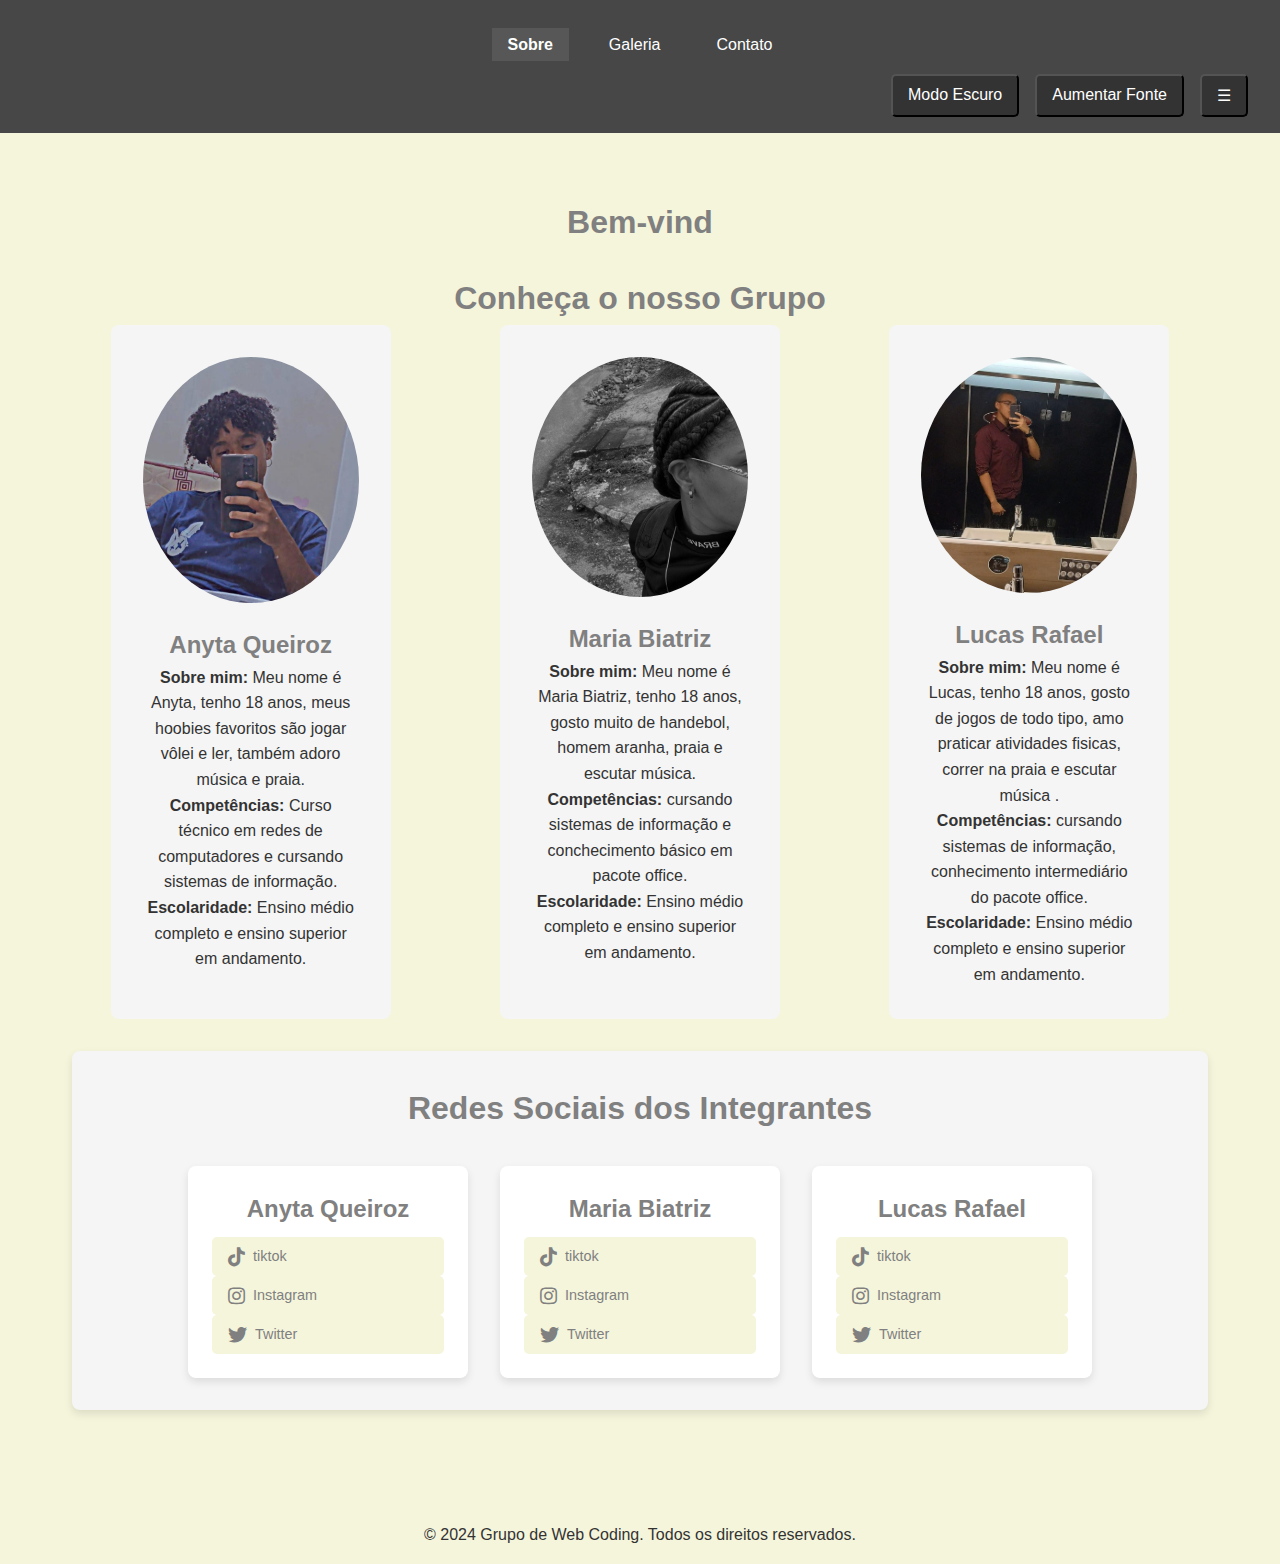
<file: index.html>
<!DOCTYPE html>
<html lang="pt-BR">
<head>
    <meta charset="UTF-8">
    <meta name="viewport" content="width=device-width, initial-scale=1.0">
    <title>conheça nosso grupo</title>
    <link rel="stylesheet" href="style.css">
    <script defer src="script.js"></script>
    <link href="https://cdnjs.cloudflare.com/ajax/libs/font-awesome/5.15.4/css/all.min.css" rel="stylesheet">

</head>
<body>
    <header>
        <nav>
            <ul>
                <li><a href="index.html"class="active">Sobre</a></li>
                <li><a href="galeria.html">Galeria</a></li>
                <li><a href="cadastro.html">Contato</a></li>
            </ul>
            <div class="menu-icons">
                <button id="darkModeBtn">Modo Escuro</button>
                <button id="increaseFontBtn">Aumentar Fonte</button>
                <button id="toggleMenuBtn">☰</button>
            </div>
            <div id="progress-bar"></div>
           
            

        </nav>
    </header> 
    <main>
        
        <section id="sobre">
            <h1 id="typed-text"></h1>
            <br>
            <h1>Conheça o nosso Grupo</h1>
            <div class="integrantes">          
                <article>
                    <img src="assets/fotos/anytaperfil.jpeg" alt="Foto de anyta">
                    <h2>Anyta Queiroz</h2>
                    <p><strong>Sobre mim:</strong> Meu nome é Anyta, tenho 18 anos, 
                        meus hoobies favoritos são jogar vôlei e ler, também adoro música e praia. 
                    </p>
                  <p><strong>Competências:</strong> Curso técnico em redes de computadores e cursando sistemas de informação.</p>
                  <p><strong>Escolaridade:</strong> Ensino médio completo e ensino superior em andamento.</p>
                </article>

                <article>
                    <img src="assets/fotos/biaperfil.jpg" alt="Foto de Maria Biatriz">
                    <h2>Maria Biatriz</h2>
                    <p><strong>Sobre mim:</strong> Meu nome é Maria Biatriz, tenho 18 anos, gosto muito de handebol, homem aranha,
                         praia e escutar música. 
                    <p><strong>Competências:</strong> cursando sistemas de informação e conchecimento básico em pacote office.</p>
                    <p><strong>Escolaridade:</strong> Ensino médio completo e ensino superior em andamento.</p>
                </article>

                <article>
                    <img src="assets/fotos/lucasperfil.jpg" alt="Foto de Lucas">
                    <h2>Lucas Rafael</h2>
                    <p><strong>Sobre mim:</strong> Meu nome é Lucas, tenho 18 anos, gosto de jogos de todo tipo, amo praticar atividades fisicas,
                        correr na praia e escutar música .
                    <p><strong>Competências:</strong> cursando sistemas de informação, conhecimento intermediário do pacote office.</p>
                    <p><strong>Escolaridade:</strong> Ensino médio completo e ensino superior em andamento.</p>
                </article>
            </div>
        </section>
        <section id="redes-sociais-integrantes">
            <h2>Redes Sociais dos Integrantes</h2>
            <div class="integrantes-redes">
                <article>
                    <h3>Anyta Queiroz</h3>
                    <div class="social-links">
                        <a href="https://www.tiktok.com/@anyta.queiroz?_t=8reIDqaGNDr&_r=1" target="_blank" class="social-btn">
                            <i class="fab fa-tiktok"></i> tiktok
                        </a>
                        <a href="https://www.instagram.com/anytaqueirozz?igsh=emM3OGFnOXh0b21k" target="_blank" class="social-btn">
                            <i class="fab fa-instagram"></i> Instagram
                        </a>
                        <a href="https://x.com/AnytaSqueiroz?t=8dEYD_5gND5cjmZf-qB_2g&s=09" target="_blank" class="social-btn">
                            <i class="fab fa-twitter"></i> Twitter
                        </a>
                    </div>
                </article>
        
                <article>
                    <h3>Maria Biatriz</h3>
                    <div class="social-links">
                        <a href="https://www.tiktok.com/@biahsx7?_t=8reJ3NASicp&_r=1" target="_blank" class="social-btn">
                            <i class="fab fa-tiktok"></i> tiktok
                        </a>
                        <a href="https://www.instagram.com/biaahsxx?igsh=MTNuN3ozZ2d4ZXQ4aQ==" target="_blank" class="social-btn">
                            <i class="fab fa-instagram"></i> Instagram
                        </a>
                        <a href="" target="_blank" class="social-btn">
                            <i class="fab fa-twitter"></i> Twitter
                        </a>
                    </div>
                </article>

                <article>
                    <h3>Lucas Rafael</h3>
                    <div class="social-links">
                        <a href="" target="_blank" class="social-btn">
                            <i class="fab fa-tiktok"></i> tiktok
                        </a>
                        <a href="" target="_blank" class="social-btn">
                            <i class="fab fa-instagram"></i> Instagram
                        </a>
                        <a href="" target="_blank" class="social-btn">
                            <i class="fab fa-twitter"></i> Twitter
                        </a>
                    </div>
                </article>
            </div>
        </section>
        
       
             
    </main>
    <footer>
        <p>&copy;  2024 Grupo de Web Coding. Todos os direitos reservados.</p>
    </footer>
</body>
</html>
</file>
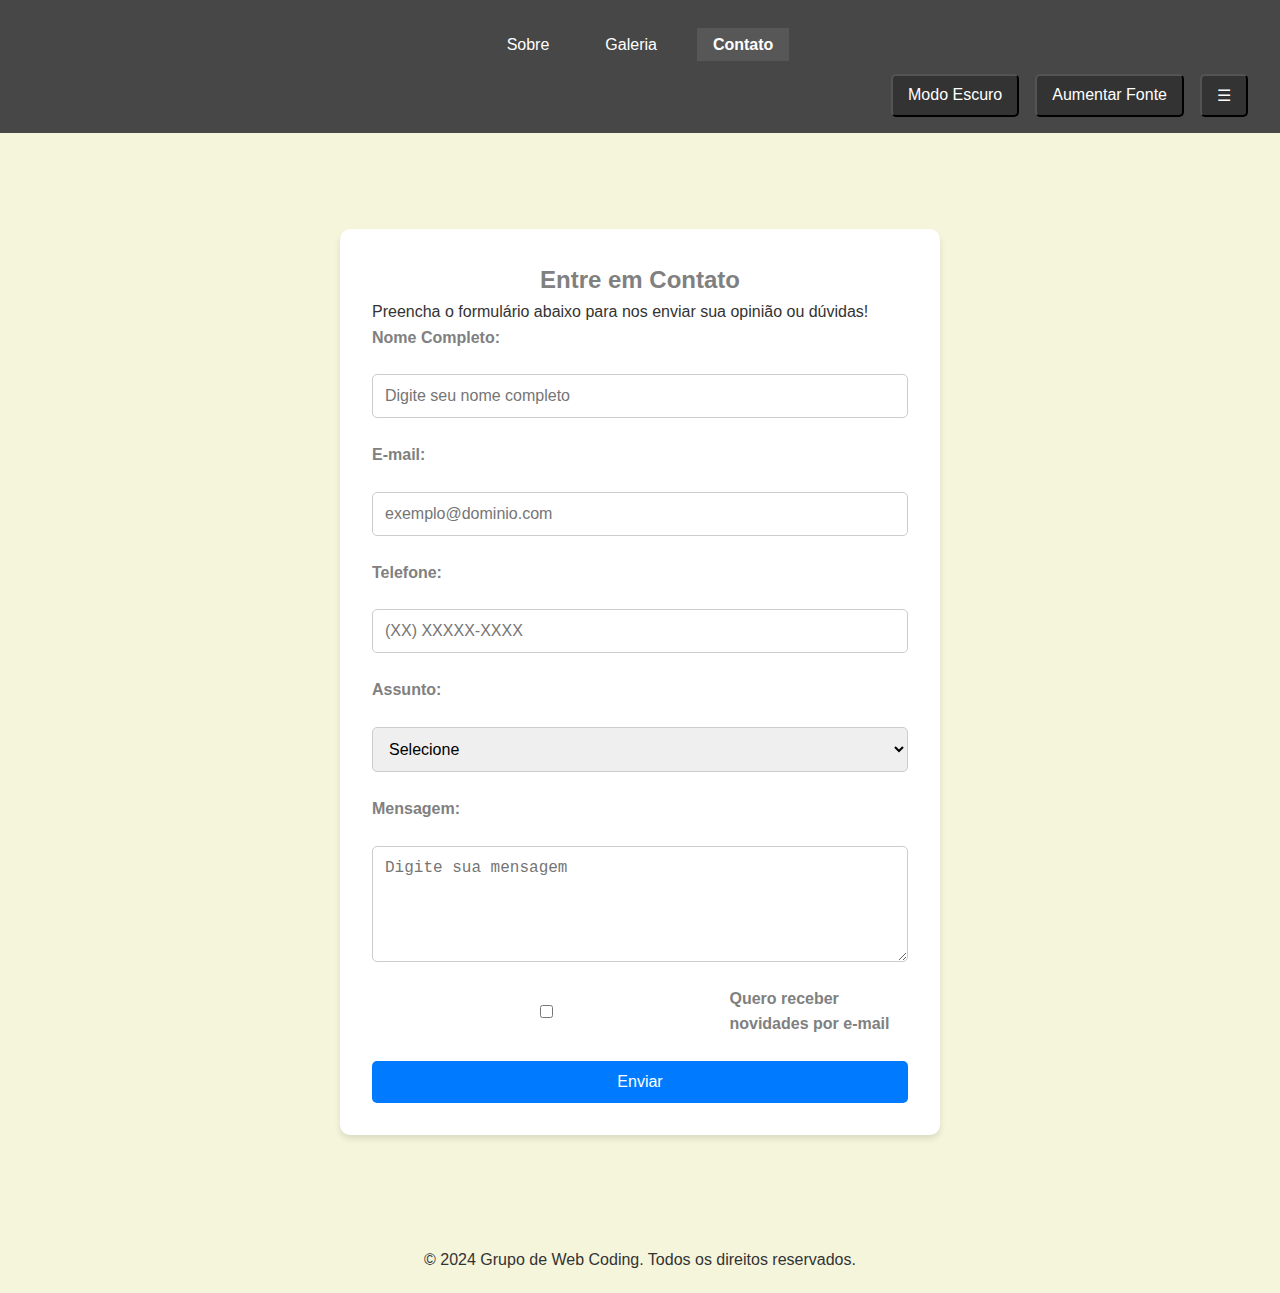
<file: cadastro.html>
<!DOCTYPE html>
<html lang="pt-BR">
<head>
    <meta charset="UTF-8">
    <meta name="viewport" content="width=device-width, initial-scale=1.0">
    <title>Cadastro</title>
    <link rel="stylesheet" href="style.css">
    <script defer src="script.js"></script>
</head>
<body>
    <header>
        <div class="header-content">
            <nav>
                <ul>
                    <li><a href="index.html">Sobre</a></li>
                    <li><a href="galeria.html">Galeria</a></li>
                    <li><a href="cadastro.html" class="active">Contato</a></li>
                </ul>
                <div class="menu-icons">
                    <button id="darkModeBtn">Modo Escuro</button>
                    <button id="increaseFontBtn">Aumentar Fonte</button>
                    <button id="toggleMenuBtn">☰</button>
                </div>
            </nav>
        </div>
    </header>

    <main>
        <section class="form-section">
            <h2>Entre em Contato</h2>
            <p>Preencha o formulário abaixo para nos enviar sua opinião ou dúvidas!</p>
            <form>
                <label for="name">Nome Completo:</label>
                <input type="text" id="name" placeholder="Digite seu nome completo" required>

                <label for="email">E-mail:</label>
                <input type="email" id="email" placeholder="exemplo@dominio.com" required>

                <label for="phone">Telefone:</label>
                <input type="tel" id="phone" placeholder="(XX) XXXXX-XXXX" required>

                <label for="subject">Assunto:</label>
                <select id="subject" required>
                    <option value="" disabled selected>Selecione</option>
                    <option value="feedback">Feedback</option>
                    <option value="dúvidas">Dúvidas</option>
                    <option value="suporte">Suporte</option>
                    <option value="outros">Outros</option>
                </select>

                <label for="message">Mensagem:</label>
                <textarea id="message" rows="5" placeholder="Digite sua mensagem" required></textarea>

                <div class="checkbox-group">
                    <input type="checkbox" id="newsletter" name="newsletter">
                    <label for="newsletter">Quero receber novidades por e-mail</label>
                </div>

                <button type="submit">Enviar</button>
            </form>
        </section>
    </main>
    
    <footer>
        <p>&copy; 2024 Grupo de Web Coding. Todos os direitos reservados.</p>
    </footer>
</body>
</html>
</file>
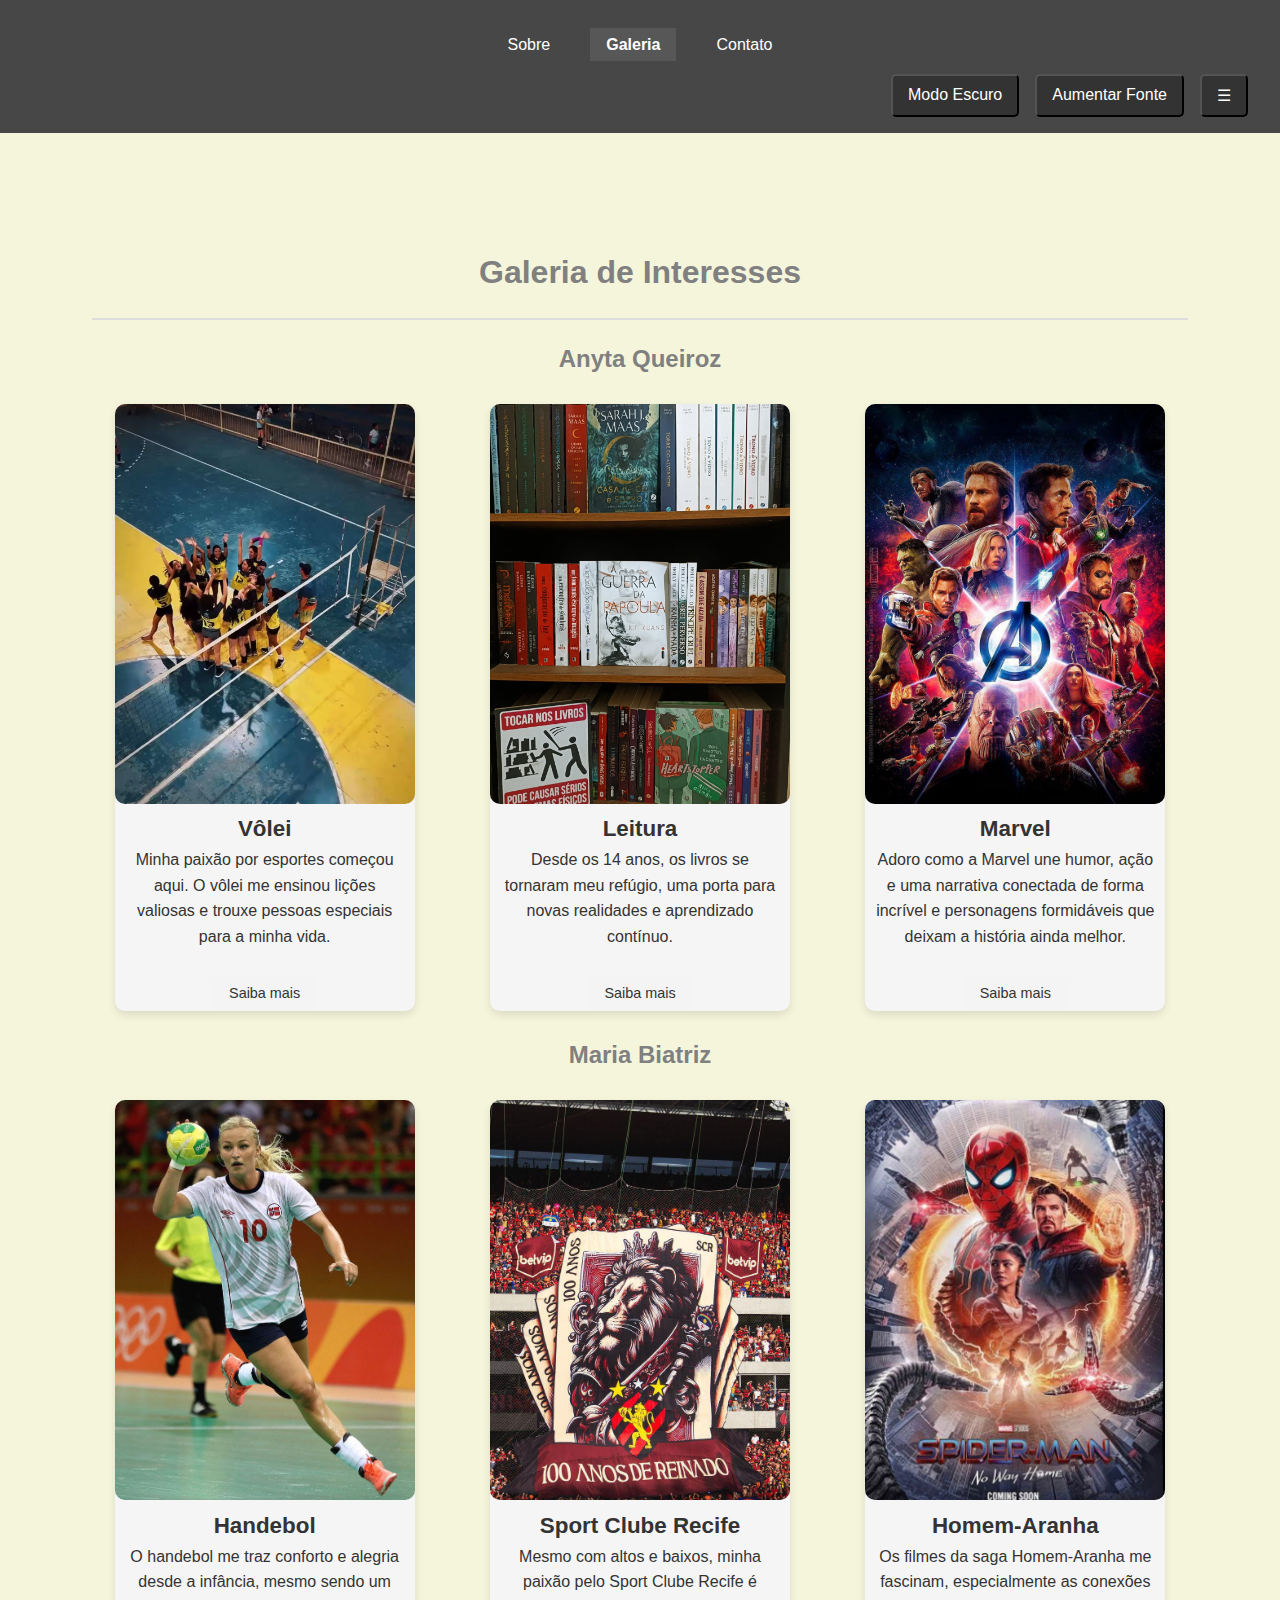
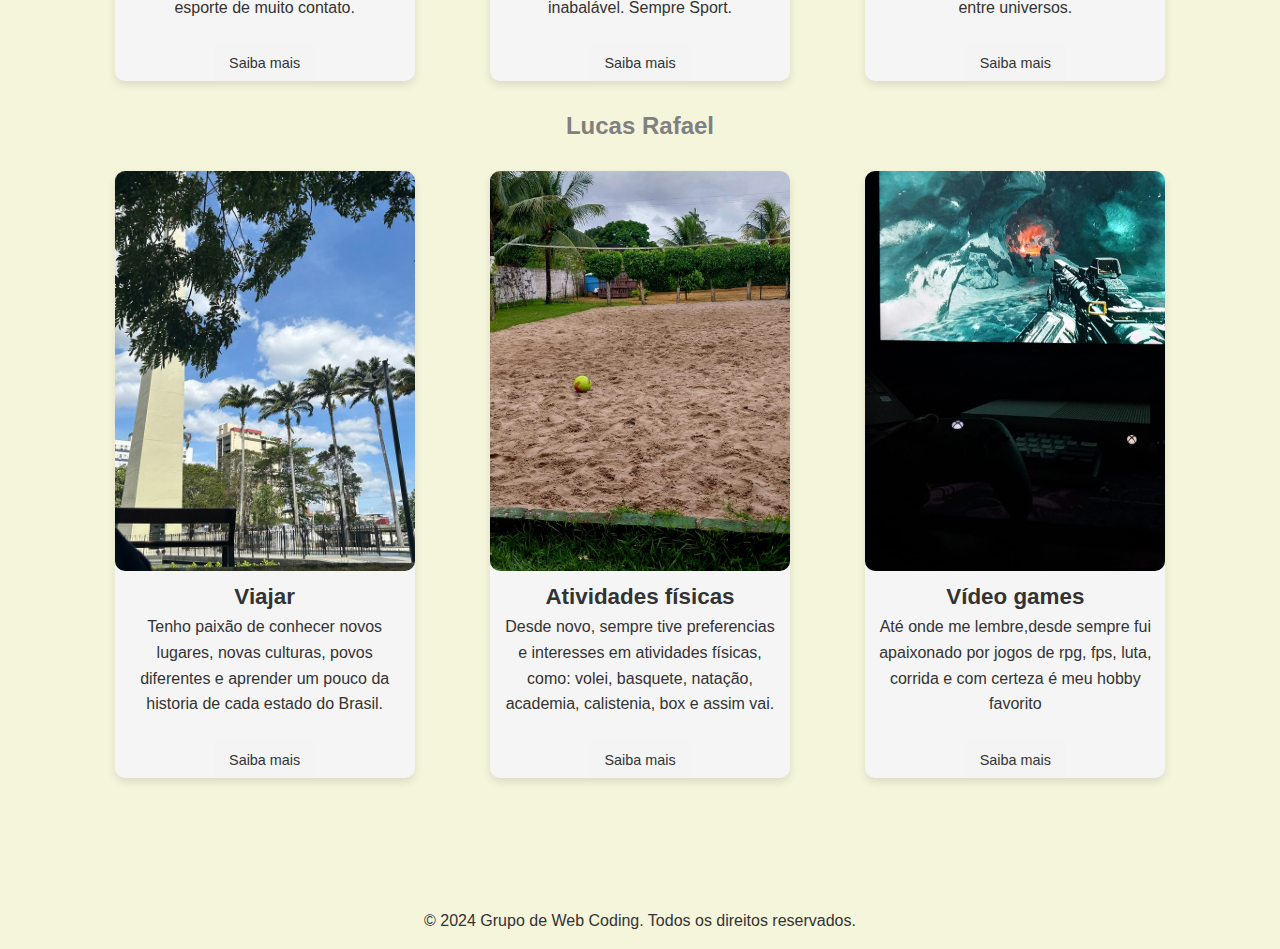
<file: galeria.html>
<!DOCTYPE html>
<html lang="pt-BR">
<head>
    <meta charset="UTF-8">
    <meta name="viewport" content="width=device-width, initial-scale=1.0">
    <title>Galeria</title>
    <link rel="stylesheet" href="style.css">
    <script defer src="script.js"></script>
</head>
<body>
    <header>
        <nav>
            <ul>
                <li><a href="index.html">Sobre</a></li>
                <li><a href="galeria.html" class="active">Galeria</a></li>
                <li><a href="cadastro.html">Contato</a></li>
            </ul>
            <div class="menu-icons">
                <button id="darkModeBtn">Modo Escuro</button>
                <button id="increaseFontBtn">Aumentar Fonte</button>
                <button id="toggleMenuBtn">☰</button>
            </div>
        </nav>
    </header>
    <main>
        <section class="gallery">
            <h1>Galeria de Interesses</h1>
            <div class="divider"></div>
            
            <h2>Anyta Queiroz</h2>
            <br>
            <div class="cards">
                <div class="card">
                    <img src="assets/fotos/volei.jpg" alt="vôlei">
                    <h3>Vôlei</h3>
                    <p>Minha paixão por esportes começou aqui. O vôlei me ensinou lições valiosas e trouxe pessoas especiais para a minha vida.</p>
                    <button class="btn" onclick="mostrarMais('volei')">Saiba mais</button>
                    <div id="volei" style="display: none;">
                        <p>Sou levantadora do time da minha cidade. 
                            A parte que eu mais gosto de jogar vôlei é viajar para outros estados com meu time!</p>
                    </div>   
                </div>
                <div class="card">
                    <img src="assets/fotos/leitura.jpg" alt="leitura">
                    <h3>Leitura</h3>
                    <p>Desde os 14 anos, os livros se tornaram meu refúgio, uma porta para novas realidades e aprendizado contínuo.</p>
                    <button class="btn" onclick="mostrarMais('leitura')">Saiba mais</button>
                    <div id="leitura" style="display: none;">
                        <p>Não consigo me imaginar sem a leitura,
                             qualquer tempo livre que tenho sempre começo um livro novo.</p>    
                    </div>   
                </div>
                <div class="card">
                    <img src="assets/fotos/marvel.jpg" alt="marvel">
                    <h3>Marvel</h3>
                    <p>Adoro como a Marvel une humor, ação e uma narrativa conectada de forma incrível 
                        e personagens formidáveis que deixam a história ainda melhor.</p>
                    <button class="btn" onclick="mostrarMais('marvel')">Saiba mais</button>
                    <div id="marvel" style="display: none;">
                        <p>Meu personagem favorito da marvel é o homem de ferro, amo o senso de humor dele.
                            Fico super ansiosa pelos lançamentos dos filmes 
                            e séries. Não vejo a hora de sair um novo filme no cinema!
                        </p>
                    </div>   
                </div>
            </div>
            <br>
             <h2>Maria Biatriz</h2>
            <br>
            <div class="cards">
                <div class="card">
                    <img src="assets/fotos/handebol.jpg" alt="handebol">
                    <h3>Handebol</h3>
                    <p>O handebol me traz conforto e alegria desde a infância, mesmo sendo um esporte de muito contato.</p>
                    <button class="btn" onclick="mostrarMais('handebol')">Saiba mais</button>
                    <div id="handebol" style="display: none;">
                        <p>Minha jogadora favorita é a Bruna de paula, amo o estilo de jogo dela.
                        </p>
                    </div>   
                </div>
                <div class="card">
                    <img src="assets/fotos/sport.jpg" alt="sport">
                    <h3>Sport Clube Recife</h3>
                    <p>Mesmo com altos e baixos, minha paixão pelo Sport Clube Recife é inabalável. Sempre Sport.</p>
                    <button class="btn" onclick="mostrarMais('sport')">Saiba mais</button>
                    <div id="sport" style="display: none;">
                        <p> O sport Clube do Recife retorna elite do futebol brasileiro. SOMOS SÉRIE A!!!
                        </p>
                    </div>   
                </div>
                <div class="card">
                    <img src="assets/fotos/homem.jpg" alt="homem-aranha">
                    <h3>Homem-Aranha</h3>
                    <p>Os filmes da saga Homem-Aranha me fascinam, especialmente as conexões entre universos.</p>
                    <button class="btn" onclick="mostrarMais('homem-aranha')">Saiba mais</button>
                    <div id="homem-aranha" style="display: none;">
                        <p> Meu filme preferido é o "sem volta pra casa" porque nele mostra o homem-aranha de cada universo
                             e trás de volta os vilões de cada filme também.
                        </p>
                    </div>   
                </div>
            </div>
            <br>
            <div class="interesse">
                <h2>Lucas Rafael</h2>
                <br>
                <div class="cards">
                    <div class="card">
                        <img src="assets/fotos/viajar.jpg" alt="viajar">
                        <h3>Viajar</h3>
                        <p> Tenho paixão de conhecer novos lugares, novas culturas, 
                            povos diferentes e aprender um pouco da historia de cada estado do Brasil.</p>
                        <button class="btn" onclick="mostrarMais('viajar')">Saiba mais</button>
                            <div id="viajar" style="display: none;">
                                <p> Planejo viajar para Tailândia em um futuro breve.</p>    
                            </div>   
                    </div>  
                    <div class="card">
                        <img src="assets/fotos/atividades.jpg" alt="atividades">
                        <h3>Atividades físicas</h3>
                        <p>Desde novo, sempre tive preferencias e interesses em atividades físicas, 
                            como: volei, basquete, natação, academia, calistenia, box e assim vai. </p>
                            <button class="btn" onclick="mostrarMais('atividades')">Saiba mais</button>
                            <div id="atividades" style="display: none;">
                                <p>Começei na academia ano passado e com certeza foi uma das melhores escolhas que ja fiz na vida. Não consigo ficar sem.
                                    </p>    
                            </div>   
                    </div>
                    <div class="card">
                        <img src="assets/fotos/games.jpg" alt="vídeo games">
                        <h3>Vídeo games</h3>
                        <p>Até onde me lembre,desde sempre fui apaixonado por jogos de rpg, fps, luta, corrida 
                            e com certeza é meu hobby favorito
                        </p>
                        <button class="btn" onclick="mostrarMais('vídeo games')">Saiba mais</button>
                            <div id="vídeo games" style="display: none;">
                                <p> Meu jogo favorito é valorant.
                                    </p>    
                    </div>    
                </div>
            </div>          
        </section>
    </main>
    <footer>
        <p>&copy;  2024 Grupo de Web Coding. Todos os direitos reservados.</p>
    </footer>
</body>
</html>
</file>
<file: style.css>
* {
    margin: 0;
    padding: 0;
    box-sizing: border-box;
}
 */
:root {
    --primary-color: gray;
    --background-color: beige;
    --text-color: gray;
    --light-color: #f5f5f5;
    --border-radius: 8px;
    --shadow: 0 4px 8px rgba(0, 0, 0, 0.1);
    --transition-time: 0.3s;
}

/* Estilos Gerais */
body {
    font-family: Arial, sans-serif;
    background-color: beige;
    color: gray;
    line-height: 1.6;
    transition: background-color var(--transition-time), color var(--transition-time);
}

h1, h2, h3 {
    color:gray;
    text-align: center;
}

/*Cabeçalho*/
header {
    background-color: #474747;
    color: white;
    padding: 1rem 2rem;
    text-align: center;
}

header h1 {
    font-size: 2.5rem;
}

/*Navegação*/
nav ul {
    display: flex;
    justify-content: center;
    list-style: none;
    gap: 1.5rem;
    margin-top: 1rem;
}

nav ul li a {
    color: white;
    text-decoration: none;
    font-size: 1rem;
    padding: 0.5rem 1rem;
    border-radius: var(--border-radius);
    transition: background-color var(--transition-time), color var(--transition-time);
}

nav ul li a:hover, nav ul li a.active {
    background-color: #575757;
    font-weight: bold;
}

/* Seção Principal */
main {
    padding: 4rem 2rem;
    max-width: 1200px;
    margin: 0 auto;
}

.integrantes {
    display: flex;
    justify-content: space-around;
    gap: 2rem;
    flex-wrap: wrap;
    
}


h2, p {
    color: #333;
    
}
article {
    background-color: whitesmoke;
    padding: 2rem;
    border-radius: 8px;
    box-shadow: var(--shadow);
    text-align: center;
    transition: transform var(--transition-time), box-shadow var(--transition-time);
    width: 100%;
    max-width: 280px;
}

article:hover {
    transform: translateY(-10px);
    box-shadow: 0 6px 12px rgba(0, 0, 0, 0.2);
}

article img {
    width: 100%;
    border-radius: 50%;
    margin-bottom: 1rem;


}
/* Galeria de imagens */
.gallery {
    padding: 50px 20px;
}

h2{
    color: gray;
   
    
}

.cards {
    display: flex;
    justify-content: space-around;
    flex-wrap: wrap;
    gap: 30px;
}

.card {
    background-color: whitesmoke;
    border-radius: 10px;
    box-shadow: 0 4px 8px rgba(0, 0, 0, 0.1);
    width: 100%;
    max-width: 300px;
    text-align: center;
    transition: transform 0.3s ease, box-shadow 0.3s ease;
}

.card img {
    width: 100%;
    border-radius: 10px;
    max-height: 400px;
    object-fit: cover;
   
}
.card h3 {
    font-size: 1.4rem;
    margin-top: 10px 0;
    color: #333;
}

.card p {
    font-size: 1rem;
    padding:  0 10px 15px;

}
.card:hover{
    transform: translateY(-10px);
    box-shadow: 0 8px 20px rgba(0, 0, 0, 0.1);
}
.card h2 {
    width: 100%;
    height: auto;
    
}

/* Divider */
.divider {
    height: 2px;
    background: #ddd;
    margin: 20px 0;
}

/* Botões */
.card .btn {
    display: inline-block;
    padding: 10px 15px;
    margin-top: 10px;
    background-color: #f4f4f4;
    color: #333;
    border-radius: 5px;
    border: none;
    cursor: pointer;
    text-decoration: none;
    font-size: 0.9rem;
    transition: background-color 0.3s ease;
}

.card .btn:hover {
    background-color: #ddd;
}

.interesse h2 {
    text-align: center;
}
/* Redes Sociais dos Integrantes */
#redes-sociais-integrantes {
    text-align: center;
    margin: 2rem 0;
    padding: 2rem;
    background-color: whitesmoke;
    border-radius: 8px;
    box-shadow: 0 4px 8px rgba(0, 0, 0, 0.1);
}

#redes-sociais-integrantes h2 {
    font-size: 2rem;
    margin-bottom: 2rem;
    color: gray;
}

.integrantes-redes {
    display: flex;
    justify-content: center;
    gap: 2rem;
    flex-wrap: wrap;
}
.integrantes-redes article {
    background-color: white;
    padding: 1.5rem;
    border-radius: 8px;
    box-shadow: 0 4px 8px rgba(0, 0, 0, 0.1);
    width: 300px;
    transition: transform 0.3s ease, box-shadow 0.3s ease;
}

.integrantes-redes article:hover {
    transform: translateY(-10px);
    box-shadow: 0 6px 12px rgba(0, 0, 0, 0.2);
}

.integrantes-redes h3 {
    font-size: 1.5rem;
    color: gray;
    margin-bottom: 0.5rem;
}

.integrantes-redes p {
    font-size: 1rem;
    color: #555;
    margin-bottom: 1rem;
}
social-links {
    display: flex;
    justify-content: center;
    gap: 1rem;
    flex-wrap: wrap;
}

.social-btn {
    display: flex;
    align-items: center;
    gap: 0.5rem;
    text-decoration: none;
    color: gray;
    background-color: beige; 
    padding: 0.5rem 1rem;
    border-radius: 5px;
    font-size: 0.9rem;
    transition: background-color 0.3s, transform 0.3s;
}
.social-btn:hover {
    background-color: #333;
    color: white;
    transform: translateY(-5px);
}

.social-btn i {
    font-size: 1.2rem;
}

/* Formulário */
.form-section {
    padding: 2rem;
    max-width: 600px;
    margin: 2rem auto;
    background: #fff;
    border-radius: 10px;
    box-shadow: 0 4px 6px rgba(0, 0, 0, 0.1);
}

form {
    display: flex;
    flex-direction: column;
    gap: 1.5rem;
}

form label {
    font-weight: bold;
}

form input, form textarea, form select {
    width: 100%;
    padding: 0.75rem;
    border: 1px solid #ccc;
    border-radius: 5px;
    font-size: 1rem;
}

form input:focus, form textarea:focus, form select:focus {
    border-color: #007bff;
    outline: none;
}

form button[type="submit"] {
    background-color: #007bff;
    color: #fff;
    padding: 0.75rem;
    border: none;
    border-radius: 5px;
    font-size: 1rem;
    cursor: pointer;
    transition: background-color 0.3s ease;
}

form button[type="submit"]:hover {
    background-color: #0056b3;
}

.checkbox-group {
    display: flex;
    align-items: center;
    gap: 0.5rem;
}

/*Rodapé*/
footer {
    background-color: var(--primary-color);
    color: white;
    text-align: center;
    padding: 1rem;
}

/*Responsividade*/
@media (max-width: 768px) {
    nav ul {
        flex-direction: column;
    }

    .integrantes {
        flex-direction: column;
        align-items: center;
    }
}
/* Modo Escuro */
body.dark-mode {
    background-color:rgba(16, 16, 16, 0.86);;
    color: #333;
}
/* Botões de Interatividade */
.menu-icons {
    display: flex;
    gap: 1rem;
    justify-content: flex-end;
    margin-top: 1rem;
}
button {
    background-color: #333;
    color: white;
    padding: 10px 15px;
    border-radius: 5px;
    cursor: pointer;
    font-size: 1rem;
    transition: background-color 0.3s ease;
    
}

button:hover {
    background-color: #555;
}

/* Navegação Deslizante */
nav.menu-active {
    position: absolute;
    top: 0;
    left: 0;
    width: 100%;
    height: 100%;
    background-color: rgba(0, 0, 0, 0.8);
    display: flex;
    flex-direction: column;
    align-items: center;
    justify-content: center;
    z-index: 1000;
}

nav.menu-active ul {
    flex-direction: column;
    gap: 1rem;
}

body.font-increased {
    font-size: 1.8rem; 
    line-height: 1.5; 
}

@keyframes fade {
    from {
opacity: 0;
    }
    to{
        opacity: 1;
    }
}
</file>
